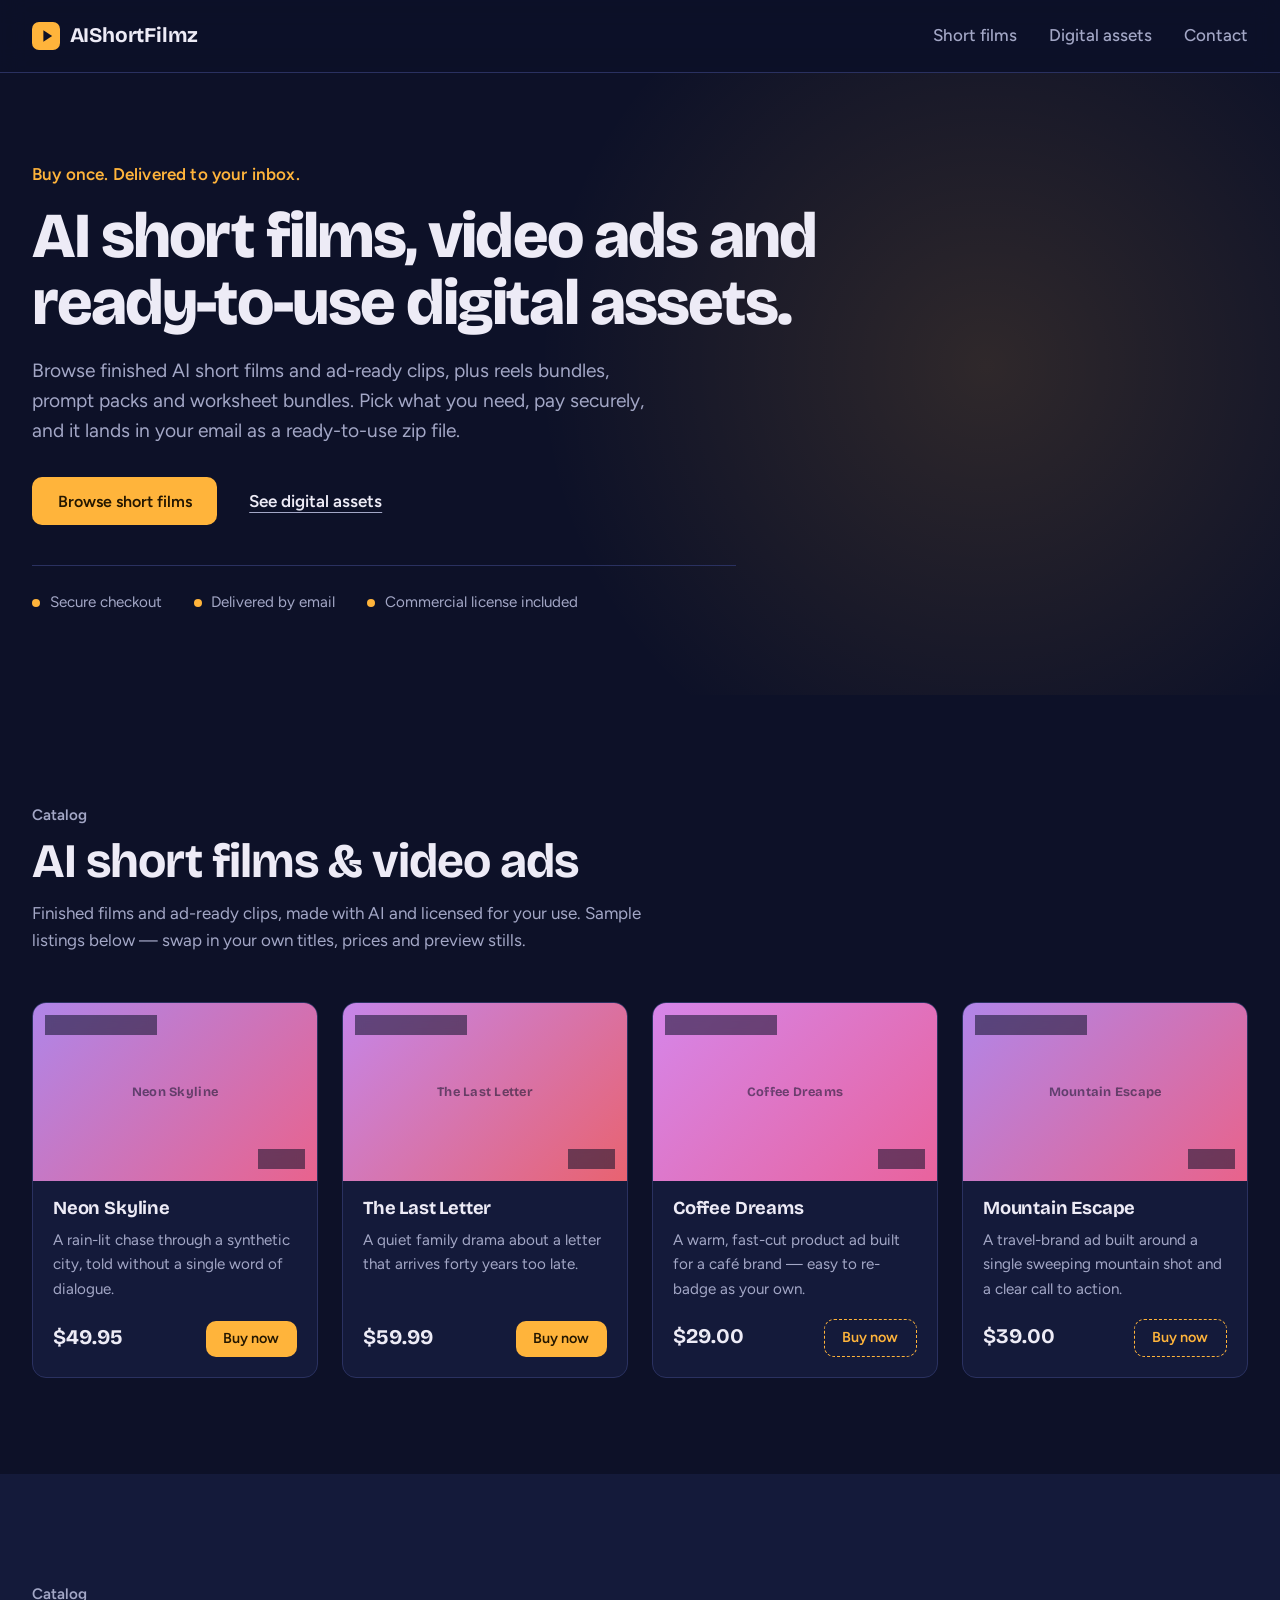
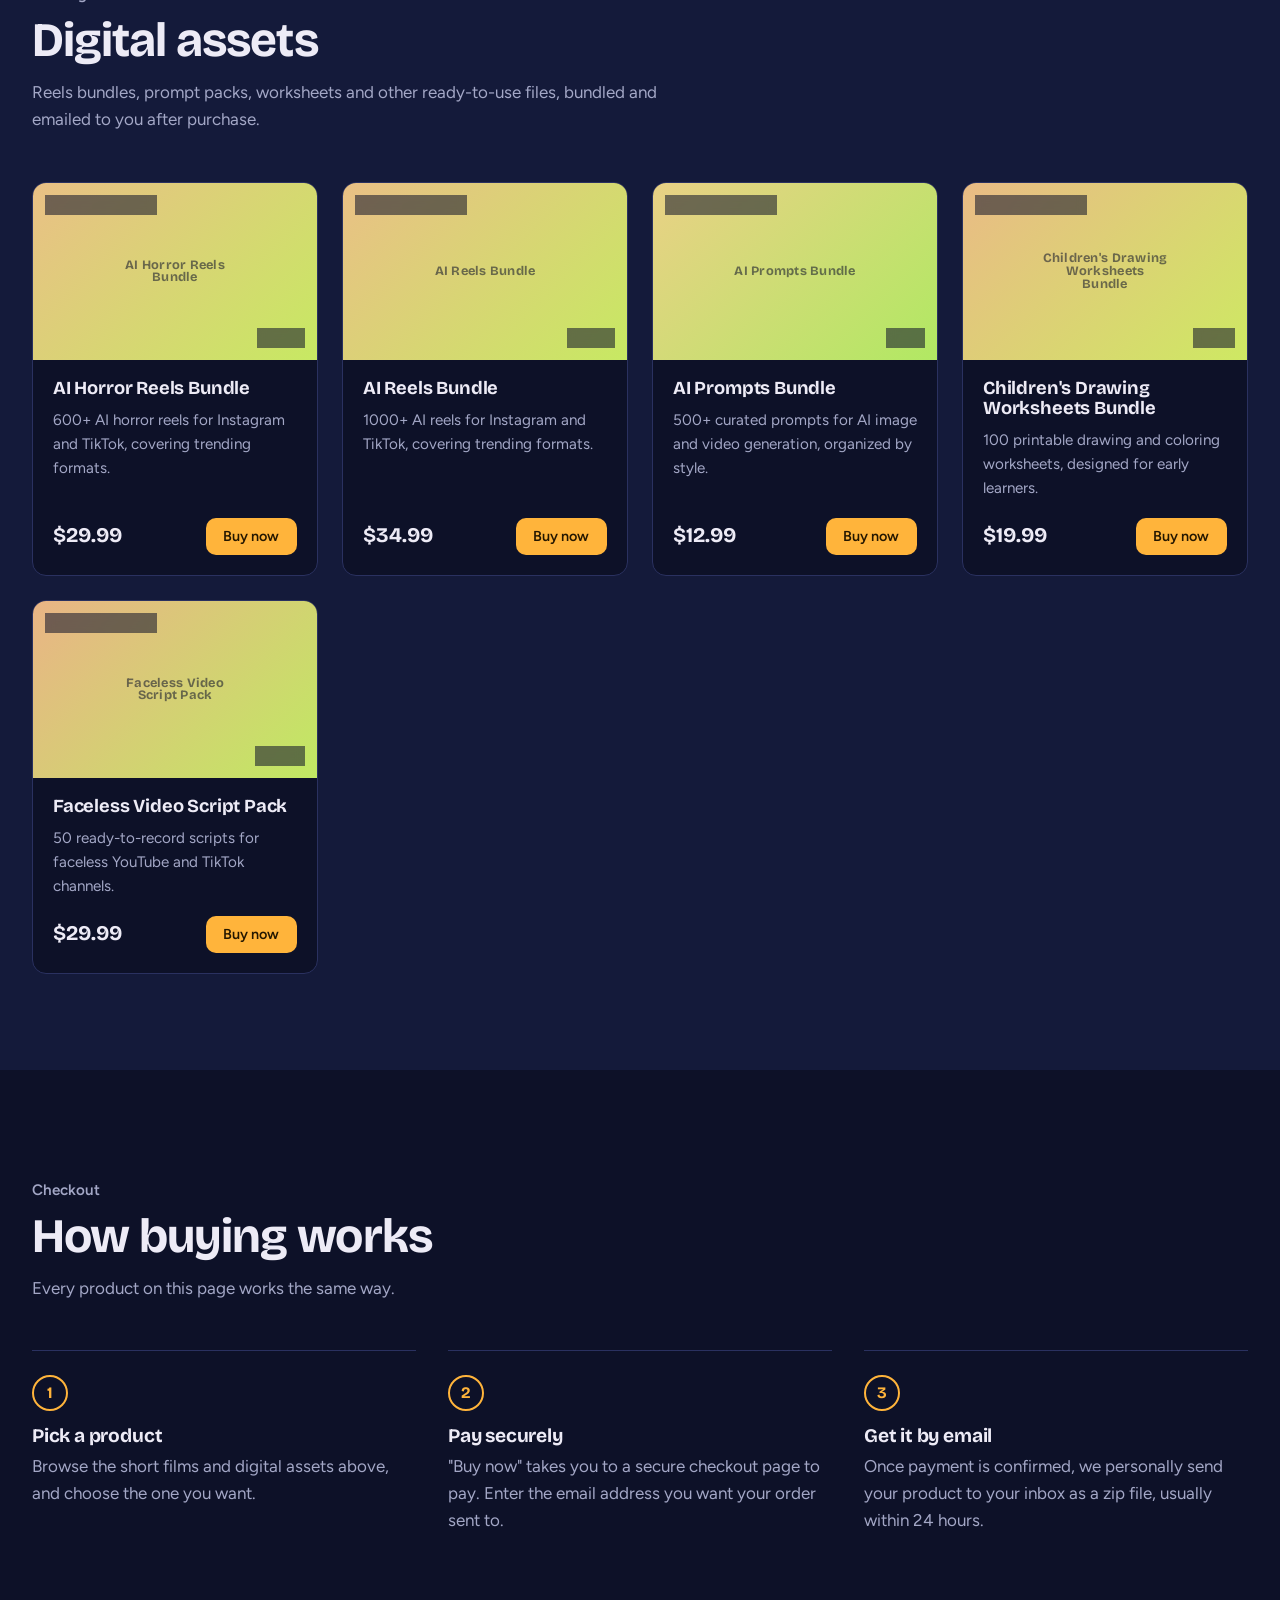
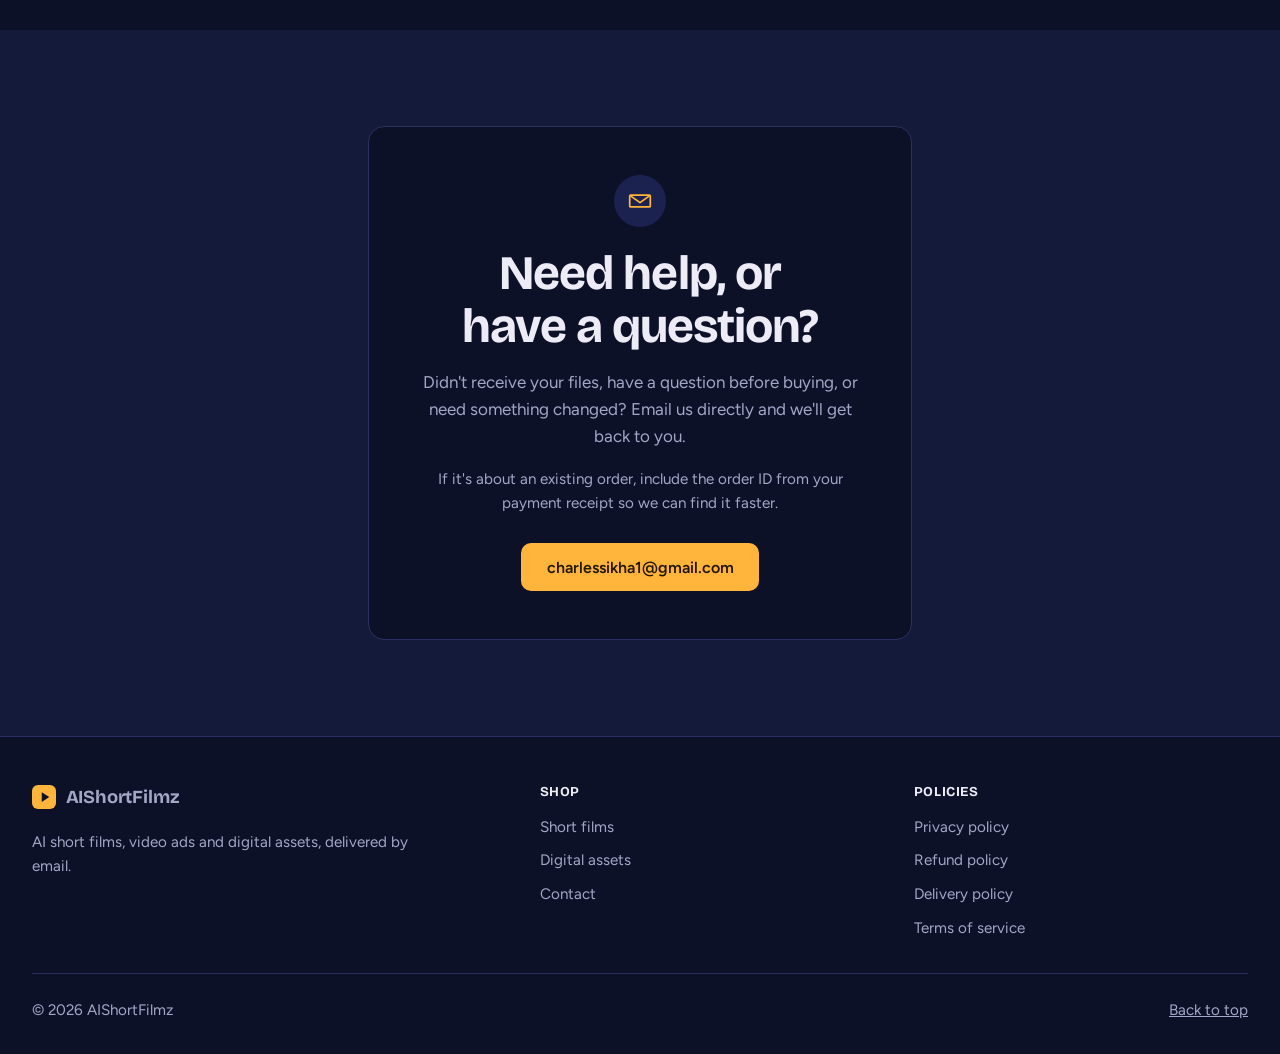
<file: index.html>
<!DOCTYPE html>
<html lang="en">
<head>
  <meta charset="utf-8">
  <meta name="viewport" content="width=device-width, initial-scale=1">
  <title>AIShortFilmz | AI short films &amp; digital assets</title>
  <meta name="description" content="Ready-made AI short films, video ads, reels bundles, prompt packs and worksheet bundles. Buy once, delivered to your inbox.">
  <meta name="theme-color" content="#0d1128">
  <link rel="icon" href="data:image/svg+xml,%3Csvg xmlns='http://www.w3.org/2000/svg' viewBox='0 0 32 32'%3E%3Crect width='32' height='32' rx='8' fill='%23ffb43b'/%3E%3Cpath d='M13 9.5v13l10-6.5z' fill='%230d1128'/%3E%3C/svg%3E">

  <link rel="preconnect" href="https://fonts.googleapis.com">
  <link rel="preconnect" href="https://fonts.gstatic.com" crossorigin>
  <link href="https://fonts.googleapis.com/css2?family=Bricolage+Grotesque:opsz,wght@12..96,400..800&family=Figtree:wght@400..700&display=swap" rel="stylesheet">
  <link rel="stylesheet" href="styles.css">
</head>
<body id="top">
  <a class="skip-link" href="#main">Skip to content</a>

  <!-- Header -->
  <header class="site-header">
    <div class="container header-inner">
      <a class="brand" href="index.html" aria-label="AIShortFilmz, reload the site">
        <svg class="brand-mark" width="28" height="28" viewBox="0 0 32 32" aria-hidden="true" focusable="false">
          <rect width="32" height="32" rx="8"/>
          <path d="M13 9.5v13l10-6.5z"/>
        </svg>
        <span>AIShortFilmz</span>
      </a>

      <button class="nav-toggle" type="button" aria-expanded="false" aria-controls="site-nav">
        <span class="sr-only">Menu</span>
        <span class="nav-toggle-bars" aria-hidden="true"></span>
      </button>

      <nav class="site-nav" id="site-nav" aria-label="Main">
        <ul>
          <li><a href="#films">Short films</a></li>
          <li><a href="#assets">Digital assets</a></li>
          <li><a href="#contact">Contact</a></li>
        </ul>
      </nav>
    </div>
  </header>

  <main id="main">
    <!-- Hero -->
    <section class="hero">
      <div class="container">
        <p class="hero-eyebrow" data-enter style="--i:0">Buy once. Delivered to your inbox.</p>
        <h1 class="hero-title" data-enter style="--i:1">AI short films, video ads and ready-to-use digital assets.</h1>
        <p class="hero-lead" data-enter style="--i:2">
          Browse finished AI short films and ad-ready clips, plus reels bundles, prompt packs and worksheet bundles. Pick what you need, pay securely, and it lands in your email as a ready-to-use zip file.
        </p>
        <div class="hero-actions" data-enter style="--i:3">
          <a class="btn" href="#films">Browse short films</a>
          <a class="text-link" href="#assets">See digital assets</a>
        </div>
        <ul class="hero-trust" data-enter style="--i:4">
          <li>Secure checkout</li>
          <li>Delivered by email</li>
          <li>Commercial license included</li>
        </ul>
      </div>
    </section>

    <!-- AI Short Films -->
    <section class="section" id="films">
      <div class="container">
        <div class="section-head">
          <p class="section-eyebrow">Catalog</p>
          <h2>AI short films &amp; video ads</h2>
          <p>Finished films and ad-ready clips, made with AI and licensed for your use. Sample listings below &mdash; swap in your own titles, prices and preview stills.</p>
        </div>
        <div class="product-grid" id="films-grid"></div>
      </div>
    </section>

    <!-- Digital assets -->
    <section class="section section-alt" id="assets">
      <div class="container">
        <div class="section-head">
          <p class="section-eyebrow">Catalog</p>
          <h2>Digital assets</h2>
          <p>Reels bundles, prompt packs, worksheets and other ready-to-use files, bundled and emailed to you after purchase.</p>
        </div>
        <div class="product-grid" id="assets-grid"></div>
      </div>
    </section>

    <!-- How it works -->
    <section class="section" id="how">
      <div class="container">
        <div class="section-head">
          <p class="section-eyebrow">Checkout</p>
          <h2>How buying works</h2>
          <p>Every product on this page works the same way.</p>
        </div>

        <ol class="how-steps">
          <li>
            <span class="how-number" aria-hidden="true">1</span>
            <h3>Pick a product</h3>
            <p>Browse the short films and digital assets above, and choose the one you want.</p>
          </li>
          <li>
            <span class="how-number" aria-hidden="true">2</span>
            <h3>Pay securely</h3>
            <p>"Buy now" takes you to a secure checkout page to pay. Enter the email address you want your order sent to.</p>
          </li>
          <li>
            <span class="how-number" aria-hidden="true">3</span>
            <h3>Get it by email</h3>
            <p>Once payment is confirmed, we personally send your product to your inbox as a zip file, usually within 24 hours.</p>
          </li>
        </ol>
      </div>
    </section>

    <!-- Contact -->
    <section class="section section-alt" id="contact">
      <div class="container">
        <div class="contact-card">
          <span class="contact-icon" aria-hidden="true">
            <svg width="26" height="26" viewBox="0 0 24 24" fill="none" focusable="false">
              <path d="M3.5 6.5h17a1 1 0 0 1 1 1v9a1 1 0 0 1-1 1h-17a1 1 0 0 1-1-1v-9a1 1 0 0 1 1-1Z" stroke="currentColor" stroke-width="1.6"/>
              <path d="m3 7 9 6.5L21 7" stroke="currentColor" stroke-width="1.6" stroke-linecap="round" stroke-linejoin="round"/>
            </svg>
          </span>
          <h2>Need help, or have a question?</h2>
          <p>Didn't receive your files, have a question before buying, or need something changed? Email us directly and we'll get back to you.</p>
          <p class="contact-hint">If it's about an existing order, include the order ID from your payment receipt so we can find it faster.</p>
          <a class="btn contact-email" data-support-email href="mailto:charlessikha1@gmail.com">charlessikha1@gmail.com</a>
        </div>
      </div>
    </section>
  </main>

  <footer class="site-footer">
    <div class="container footer-grid">
      <div class="footer-brand">
        <a class="brand" href="index.html" aria-label="AIShortFilmz, reload the site">
          <svg class="brand-mark" width="24" height="24" viewBox="0 0 32 32" aria-hidden="true" focusable="false">
            <rect width="32" height="32" rx="8"/>
            <path d="M13 9.5v13l10-6.5z"/>
          </svg>
          <span>AIShortFilmz</span>
        </a>
        <p>AI short films, video ads and digital assets, delivered by email.</p>
      </div>

      <nav class="footer-links" aria-label="Shop">
        <h3>Shop</h3>
        <ul>
          <li><a href="#films">Short films</a></li>
          <li><a href="#assets">Digital assets</a></li>
          <li><a href="#contact">Contact</a></li>
        </ul>
      </nav>

      <nav class="footer-links" aria-label="Policies">
        <h3>Policies</h3>
        <ul>
          <li><a href="privacy-policy.html">Privacy policy</a></li>
          <li><a href="refund-policy.html">Refund policy</a></li>
          <li><a href="delivery-policy.html">Delivery policy</a></li>
          <li><a href="terms-of-service.html">Terms of service</a></li>
        </ul>
      </nav>
    </div>

    <div class="container footer-bottom">
      <p>&copy; <span id="year">2026</span> AIShortFilmz</p>
      <a href="#top" data-scroll-top>Back to top</a>
    </div>
  </footer>

  <script src="script.js" defer></script>
</body>
</html>
</file>
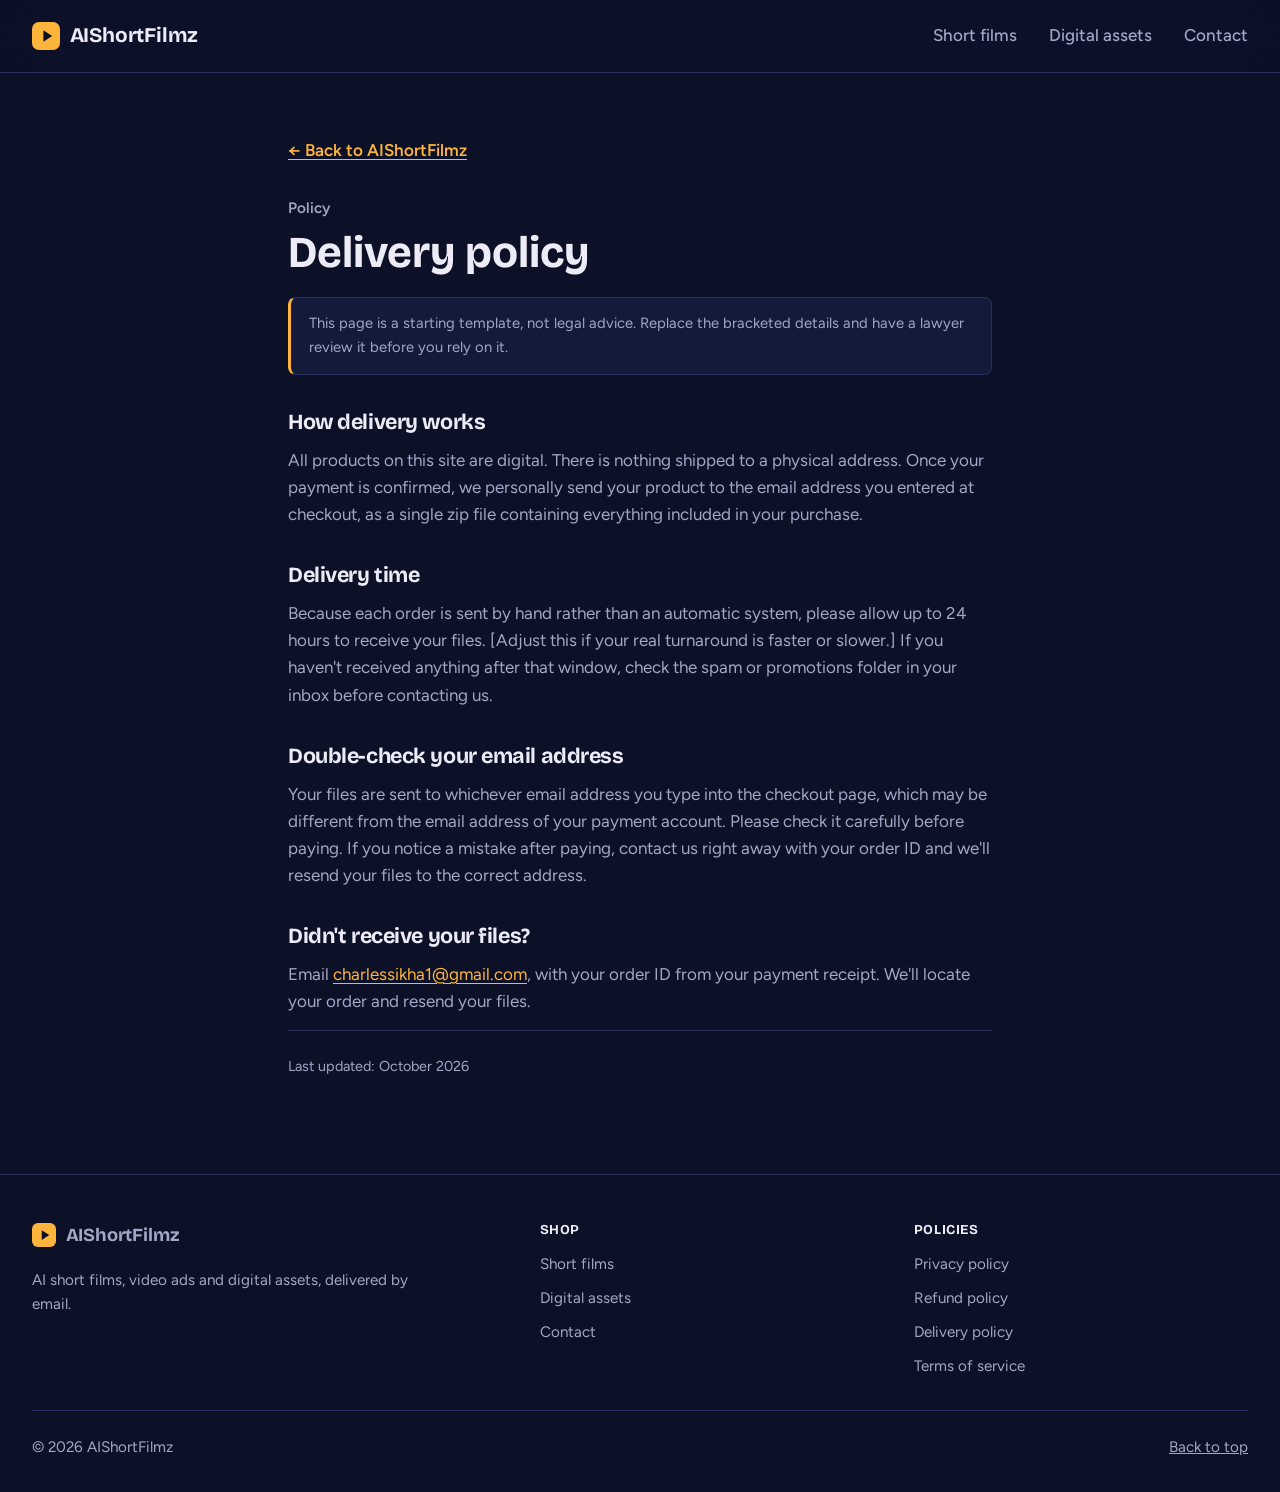
<file: delivery-policy.html>
<!DOCTYPE html>
<html lang="en">
<head>
  <meta charset="utf-8">
  <meta name="viewport" content="width=device-width, initial-scale=1">
  <title>Delivery Policy | AIShortFilmz</title>
  <meta name="description" content="How and when AIShortFilmz delivers your digital purchase.">
  <meta name="theme-color" content="#0d1128">
  <link rel="icon" href="data:image/svg+xml,%3Csvg xmlns='http://www.w3.org/2000/svg' viewBox='0 0 32 32'%3E%3Crect width='32' height='32' rx='8' fill='%23ffb43b'/%3E%3Cpath d='M13 9.5v13l10-6.5z' fill='%230d1128'/%3E%3C/svg%3E">
  <link rel="preconnect" href="https://fonts.googleapis.com">
  <link rel="preconnect" href="https://fonts.gstatic.com" crossorigin>
  <link href="https://fonts.googleapis.com/css2?family=Bricolage+Grotesque:opsz,wght@12..96,400..800&family=Figtree:wght@400..700&display=swap" rel="stylesheet">
  <link rel="stylesheet" href="styles.css">
</head>
<body id="top">
  <a class="skip-link" href="#main">Skip to content</a>

  <header class="site-header">
    <div class="container header-inner">
      <a class="brand" href="index.html" aria-label="AIShortFilmz, go to the homepage">
        <svg class="brand-mark" width="28" height="28" viewBox="0 0 32 32" aria-hidden="true" focusable="false">
          <rect width="32" height="32" rx="8"/>
          <path d="M13 9.5v13l10-6.5z"/>
        </svg>
        <span>AIShortFilmz</span>
      </a>
      <nav class="site-nav is-static" aria-label="Main">
        <ul>
          <li><a href="index.html#films">Short films</a></li>
          <li><a href="index.html#assets">Digital assets</a></li>
          <li><a href="index.html#contact">Contact</a></li>
        </ul>
      </nav>
    </div>
  </header>

  <main id="main">
    <section class="section policy-page">
      <div class="container policy-container">
        <a class="text-link back-link" href="index.html">&larr; Back to AIShortFilmz</a>
        <p class="section-eyebrow">Policy</p>

        <h1>Delivery policy</h1>
        <p class="policy-disclaimer">This page is a starting template, not legal advice. Replace the bracketed details and have a lawyer review it before you rely on it.</p>

        <h2>How delivery works</h2>
        <p>All products on this site are digital. There is nothing shipped to a physical address. Once your payment is confirmed, we personally send your product to the email address you entered at checkout, as a single zip file containing everything included in your purchase.</p>

        <h2>Delivery time</h2>
        <p>Because each order is sent by hand rather than an automatic system, please allow up to 24 hours to receive your files. [Adjust this if your real turnaround is faster or slower.] If you haven't received anything after that window, check the spam or promotions folder in your inbox before contacting us.</p>

        <h2>Double-check your email address</h2>
        <p>Your files are sent to whichever email address you type into the checkout page, which may be different from the email address of your payment account. Please check it carefully before paying. If you notice a mistake after paying, contact us right away with your order ID and we'll resend your files to the correct address.</p>

        <h2>Didn't receive your files?</h2>
        <p>Email <a href="mailto:charlessikha1@gmail.com" data-support-email>charlessikha1@gmail.com</a>, with your order ID from your payment receipt. We'll locate your order and resend your files.</p>

        <p class="policy-updated">Last updated: October 2026</p>
      </div>
    </section>
  </main>

  <footer class="site-footer">
    <div class="container footer-grid">
      <div class="footer-brand">
        <a class="brand" href="index.html" aria-label="AIShortFilmz, go to the homepage">
          <svg class="brand-mark" width="24" height="24" viewBox="0 0 32 32" aria-hidden="true" focusable="false">
            <rect width="32" height="32" rx="8"/>
            <path d="M13 9.5v13l10-6.5z"/>
          </svg>
          <span>AIShortFilmz</span>
        </a>
        <p>AI short films, video ads and digital assets, delivered by email.</p>
      </div>

      <nav class="footer-links" aria-label="Shop">
        <h3>Shop</h3>
        <ul>
          <li><a href="index.html#films">Short films</a></li>
          <li><a href="index.html#assets">Digital assets</a></li>
          <li><a href="index.html#contact">Contact</a></li>
        </ul>
      </nav>

      <nav class="footer-links" aria-label="Policies">
        <h3>Policies</h3>
        <ul>
          <li><a href="privacy-policy.html">Privacy policy</a></li>
          <li><a href="refund-policy.html">Refund policy</a></li>
          <li><a href="delivery-policy.html">Delivery policy</a></li>
          <li><a href="terms-of-service.html">Terms of service</a></li>
        </ul>
      </nav>
    </div>

    <div class="container footer-bottom">
      <p>&copy; <span id="year">2026</span> AIShortFilmz</p>
      <a href="#top" data-scroll-top>Back to top</a>
    </div>
  </footer>

  <script src="script.js" defer></script>
</body>
</html>
</file>
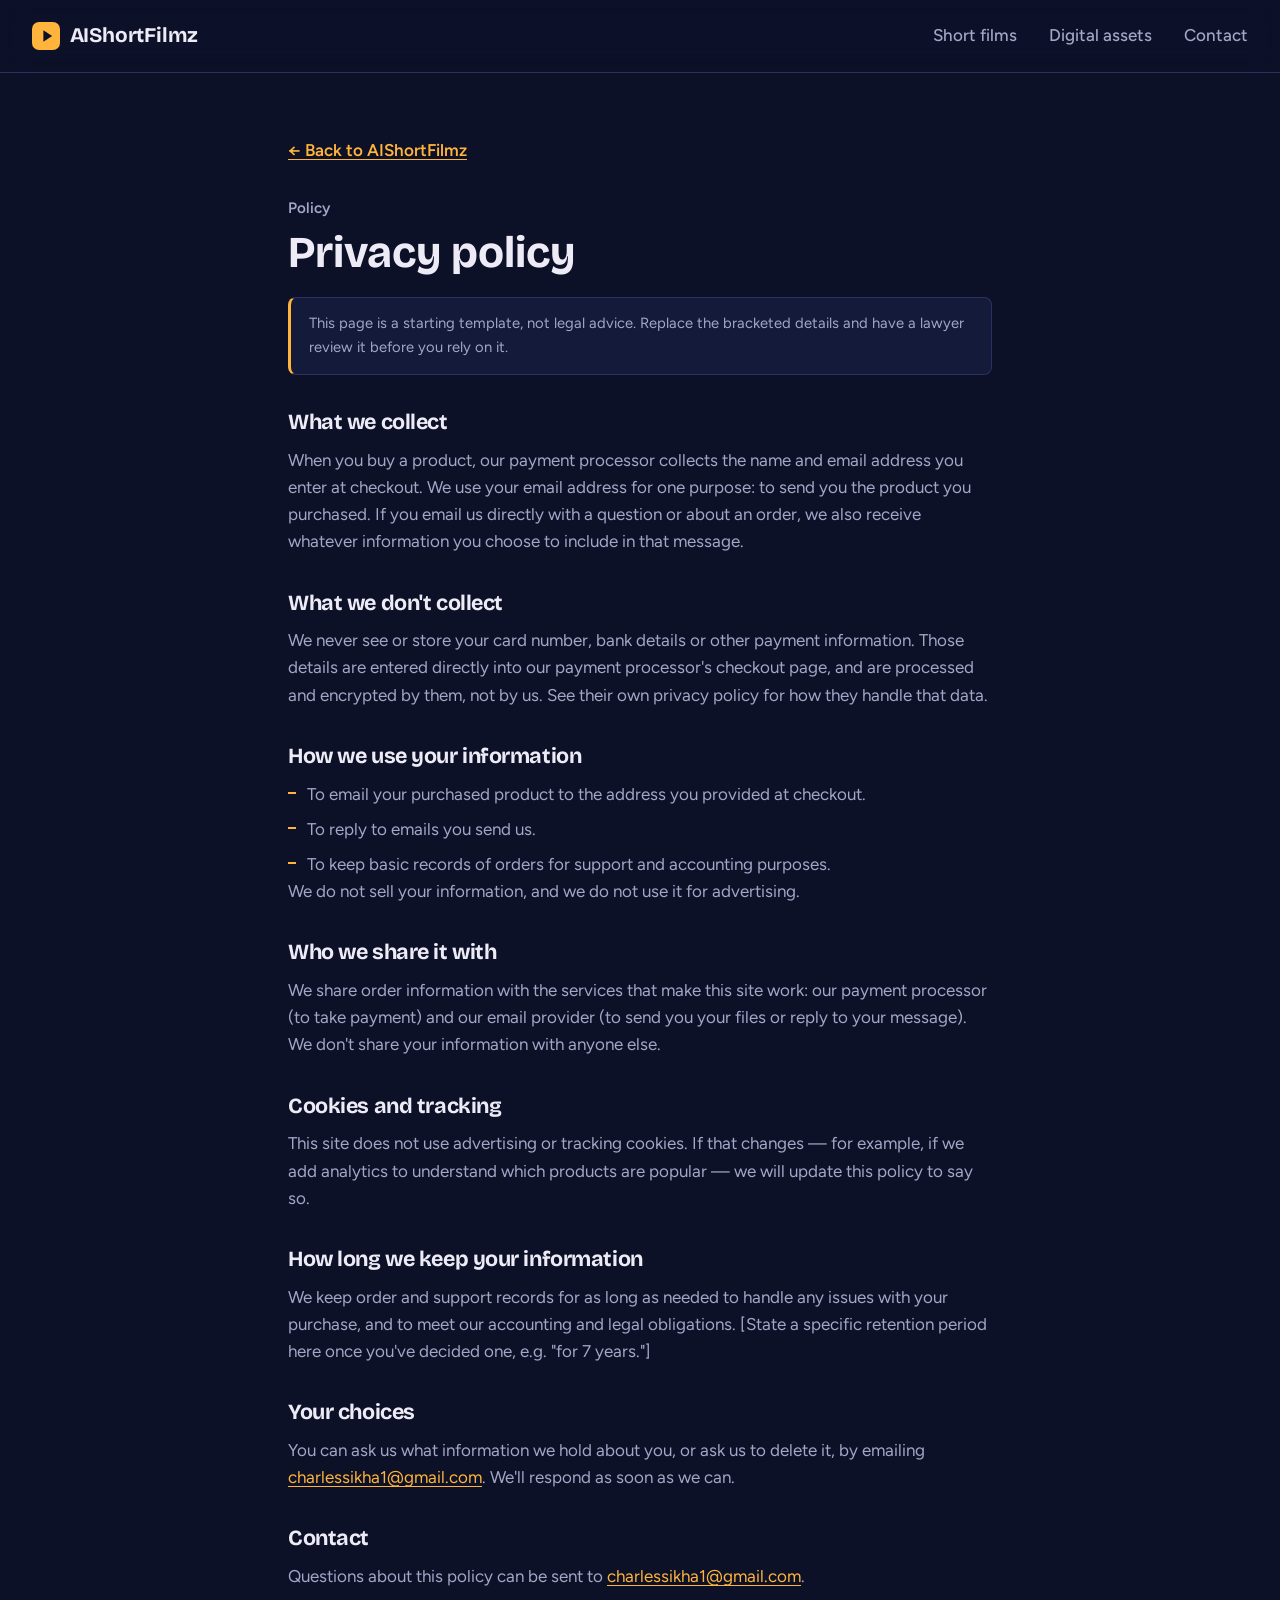
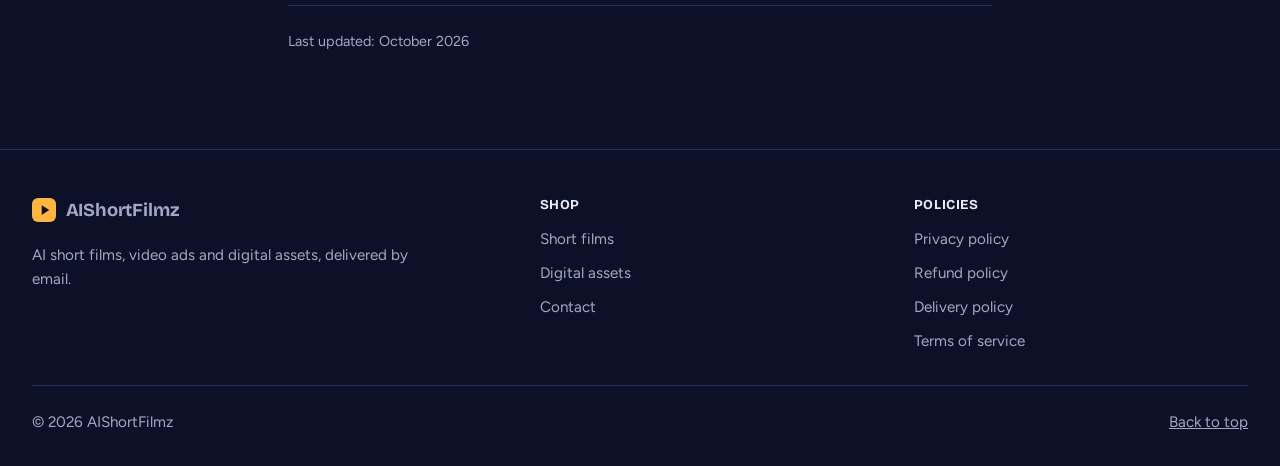
<file: privacy-policy.html>
<!DOCTYPE html>
<html lang="en">
<head>
  <meta charset="utf-8">
  <meta name="viewport" content="width=device-width, initial-scale=1">
  <title>Privacy Policy | AIShortFilmz</title>
  <meta name="description" content="How AIShortFilmz collects and uses your information.">
  <meta name="theme-color" content="#0d1128">
  <link rel="icon" href="data:image/svg+xml,%3Csvg xmlns='http://www.w3.org/2000/svg' viewBox='0 0 32 32'%3E%3Crect width='32' height='32' rx='8' fill='%23ffb43b'/%3E%3Cpath d='M13 9.5v13l10-6.5z' fill='%230d1128'/%3E%3C/svg%3E">
  <link rel="preconnect" href="https://fonts.googleapis.com">
  <link rel="preconnect" href="https://fonts.gstatic.com" crossorigin>
  <link href="https://fonts.googleapis.com/css2?family=Bricolage+Grotesque:opsz,wght@12..96,400..800&family=Figtree:wght@400..700&display=swap" rel="stylesheet">
  <link rel="stylesheet" href="styles.css">
</head>
<body id="top">
  <a class="skip-link" href="#main">Skip to content</a>

  <header class="site-header">
    <div class="container header-inner">
      <a class="brand" href="index.html" aria-label="AIShortFilmz, go to the homepage">
        <svg class="brand-mark" width="28" height="28" viewBox="0 0 32 32" aria-hidden="true" focusable="false">
          <rect width="32" height="32" rx="8"/>
          <path d="M13 9.5v13l10-6.5z"/>
        </svg>
        <span>AIShortFilmz</span>
      </a>
      <nav class="site-nav is-static" aria-label="Main">
        <ul>
          <li><a href="index.html#films">Short films</a></li>
          <li><a href="index.html#assets">Digital assets</a></li>
          <li><a href="index.html#contact">Contact</a></li>
        </ul>
      </nav>
    </div>
  </header>

  <main id="main">
    <section class="section policy-page">
      <div class="container policy-container">
        <a class="text-link back-link" href="index.html">&larr; Back to AIShortFilmz</a>
        <p class="section-eyebrow">Policy</p>

        <h1>Privacy policy</h1>
        <p class="policy-disclaimer">This page is a starting template, not legal advice. Replace the bracketed details and have a lawyer review it before you rely on it.</p>

        <h2>What we collect</h2>
        <p>When you buy a product, our payment processor collects the name and email address you enter at checkout. We use your email address for one purpose: to send you the product you purchased. If you email us directly with a question or about an order, we also receive whatever information you choose to include in that message.</p>

        <h2>What we don't collect</h2>
        <p>We never see or store your card number, bank details or other payment information. Those details are entered directly into our payment processor's checkout page, and are processed and encrypted by them, not by us. See their own privacy policy for how they handle that data.</p>

        <h2>How we use your information</h2>
        <ul>
          <li>To email your purchased product to the address you provided at checkout.</li>
          <li>To reply to emails you send us.</li>
          <li>To keep basic records of orders for support and accounting purposes.</li>
        </ul>
        <p>We do not sell your information, and we do not use it for advertising.</p>

        <h2>Who we share it with</h2>
        <p>We share order information with the services that make this site work: our payment processor (to take payment) and our email provider (to send you your files or reply to your message). We don't share your information with anyone else.</p>

        <h2>Cookies and tracking</h2>
        <p>This site does not use advertising or tracking cookies. If that changes &mdash; for example, if we add analytics to understand which products are popular &mdash; we will update this policy to say so.</p>

        <h2>How long we keep your information</h2>
        <p>We keep order and support records for as long as needed to handle any issues with your purchase, and to meet our accounting and legal obligations. [State a specific retention period here once you've decided one, e.g. "for 7 years."]</p>

        <h2>Your choices</h2>
        <p>You can ask us what information we hold about you, or ask us to delete it, by emailing <a href="mailto:charlessikha1@gmail.com" data-support-email>charlessikha1@gmail.com</a>. We'll respond as soon as we can.</p>

        <h2>Contact</h2>
        <p>Questions about this policy can be sent to <a href="mailto:charlessikha1@gmail.com" data-support-email>charlessikha1@gmail.com</a>.</p>

        <p class="policy-updated">Last updated: October 2026</p>
      </div>
    </section>
  </main>

  <footer class="site-footer">
    <div class="container footer-grid">
      <div class="footer-brand">
        <a class="brand" href="index.html" aria-label="AIShortFilmz, go to the homepage">
          <svg class="brand-mark" width="24" height="24" viewBox="0 0 32 32" aria-hidden="true" focusable="false">
            <rect width="32" height="32" rx="8"/>
            <path d="M13 9.5v13l10-6.5z"/>
          </svg>
          <span>AIShortFilmz</span>
        </a>
        <p>AI short films, video ads and digital assets, delivered by email.</p>
      </div>

      <nav class="footer-links" aria-label="Shop">
        <h3>Shop</h3>
        <ul>
          <li><a href="index.html#films">Short films</a></li>
          <li><a href="index.html#assets">Digital assets</a></li>
          <li><a href="index.html#contact">Contact</a></li>
        </ul>
      </nav>

      <nav class="footer-links" aria-label="Policies">
        <h3>Policies</h3>
        <ul>
          <li><a href="privacy-policy.html">Privacy policy</a></li>
          <li><a href="refund-policy.html">Refund policy</a></li>
          <li><a href="delivery-policy.html">Delivery policy</a></li>
          <li><a href="terms-of-service.html">Terms of service</a></li>
        </ul>
      </nav>
    </div>

    <div class="container footer-bottom">
      <p>&copy; <span id="year">2026</span> AIShortFilmz</p>
      <a href="#top" data-scroll-top>Back to top</a>
    </div>
  </footer>

  <script src="script.js" defer></script>
</body>
</html>
</file>
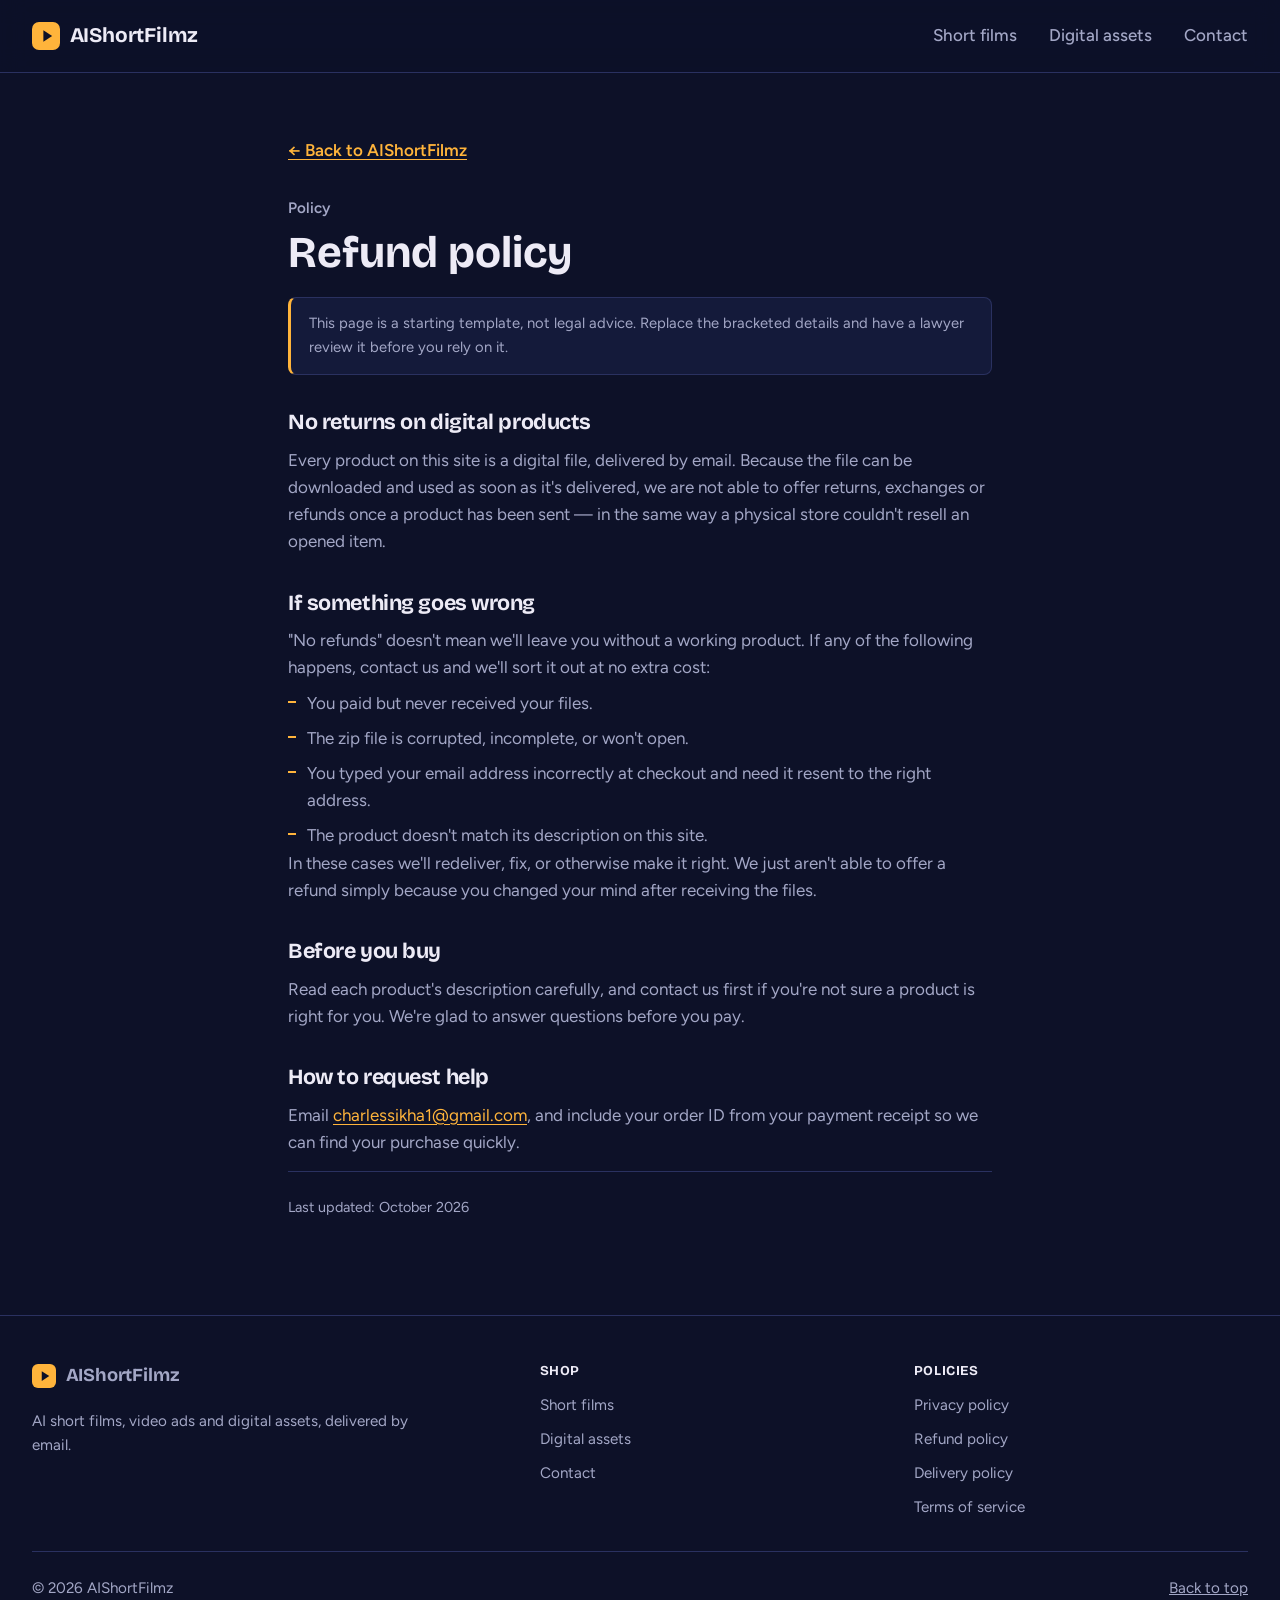
<file: refund-policy.html>
<!DOCTYPE html>
<html lang="en">
<head>
  <meta charset="utf-8">
  <meta name="viewport" content="width=device-width, initial-scale=1">
  <title>Refund Policy | AIShortFilmz</title>
  <meta name="description" content="AIShortFilmz refund policy for digital products.">
  <meta name="theme-color" content="#0d1128">
  <link rel="icon" href="data:image/svg+xml,%3Csvg xmlns='http://www.w3.org/2000/svg' viewBox='0 0 32 32'%3E%3Crect width='32' height='32' rx='8' fill='%23ffb43b'/%3E%3Cpath d='M13 9.5v13l10-6.5z' fill='%230d1128'/%3E%3C/svg%3E">
  <link rel="preconnect" href="https://fonts.googleapis.com">
  <link rel="preconnect" href="https://fonts.gstatic.com" crossorigin>
  <link href="https://fonts.googleapis.com/css2?family=Bricolage+Grotesque:opsz,wght@12..96,400..800&family=Figtree:wght@400..700&display=swap" rel="stylesheet">
  <link rel="stylesheet" href="styles.css">
</head>
<body id="top">
  <a class="skip-link" href="#main">Skip to content</a>

  <header class="site-header">
    <div class="container header-inner">
      <a class="brand" href="index.html" aria-label="AIShortFilmz, go to the homepage">
        <svg class="brand-mark" width="28" height="28" viewBox="0 0 32 32" aria-hidden="true" focusable="false">
          <rect width="32" height="32" rx="8"/>
          <path d="M13 9.5v13l10-6.5z"/>
        </svg>
        <span>AIShortFilmz</span>
      </a>
      <nav class="site-nav is-static" aria-label="Main">
        <ul>
          <li><a href="index.html#films">Short films</a></li>
          <li><a href="index.html#assets">Digital assets</a></li>
          <li><a href="index.html#contact">Contact</a></li>
        </ul>
      </nav>
    </div>
  </header>

  <main id="main">
    <section class="section policy-page">
      <div class="container policy-container">
        <a class="text-link back-link" href="index.html">&larr; Back to AIShortFilmz</a>
        <p class="section-eyebrow">Policy</p>

        <h1>Refund policy</h1>
        <p class="policy-disclaimer">This page is a starting template, not legal advice. Replace the bracketed details and have a lawyer review it before you rely on it.</p>

        <h2>No returns on digital products</h2>
        <p>Every product on this site is a digital file, delivered by email. Because the file can be downloaded and used as soon as it's delivered, we are not able to offer returns, exchanges or refunds once a product has been sent &mdash; in the same way a physical store couldn't resell an opened item.</p>

        <h2>If something goes wrong</h2>
        <p>"No refunds" doesn't mean we'll leave you without a working product. If any of the following happens, contact us and we'll sort it out at no extra cost:</p>
        <ul>
          <li>You paid but never received your files.</li>
          <li>The zip file is corrupted, incomplete, or won't open.</li>
          <li>You typed your email address incorrectly at checkout and need it resent to the right address.</li>
          <li>The product doesn't match its description on this site.</li>
        </ul>
        <p>In these cases we'll redeliver, fix, or otherwise make it right. We just aren't able to offer a refund simply because you changed your mind after receiving the files.</p>

        <h2>Before you buy</h2>
        <p>Read each product's description carefully, and contact us first if you're not sure a product is right for you. We're glad to answer questions before you pay.</p>

        <h2>How to request help</h2>
        <p>Email <a href="mailto:charlessikha1@gmail.com" data-support-email>charlessikha1@gmail.com</a>, and include your order ID from your payment receipt so we can find your purchase quickly.</p>

        <p class="policy-updated">Last updated: October 2026</p>
      </div>
    </section>
  </main>

  <footer class="site-footer">
    <div class="container footer-grid">
      <div class="footer-brand">
        <a class="brand" href="index.html" aria-label="AIShortFilmz, go to the homepage">
          <svg class="brand-mark" width="24" height="24" viewBox="0 0 32 32" aria-hidden="true" focusable="false">
            <rect width="32" height="32" rx="8"/>
            <path d="M13 9.5v13l10-6.5z"/>
          </svg>
          <span>AIShortFilmz</span>
        </a>
        <p>AI short films, video ads and digital assets, delivered by email.</p>
      </div>

      <nav class="footer-links" aria-label="Shop">
        <h3>Shop</h3>
        <ul>
          <li><a href="index.html#films">Short films</a></li>
          <li><a href="index.html#assets">Digital assets</a></li>
          <li><a href="index.html#contact">Contact</a></li>
        </ul>
      </nav>

      <nav class="footer-links" aria-label="Policies">
        <h3>Policies</h3>
        <ul>
          <li><a href="privacy-policy.html">Privacy policy</a></li>
          <li><a href="refund-policy.html">Refund policy</a></li>
          <li><a href="delivery-policy.html">Delivery policy</a></li>
          <li><a href="terms-of-service.html">Terms of service</a></li>
        </ul>
      </nav>
    </div>

    <div class="container footer-bottom">
      <p>&copy; <span id="year">2026</span> AIShortFilmz</p>
      <a href="#top" data-scroll-top>Back to top</a>
    </div>
  </footer>

  <script src="script.js" defer></script>
</body>
</html>
</file>
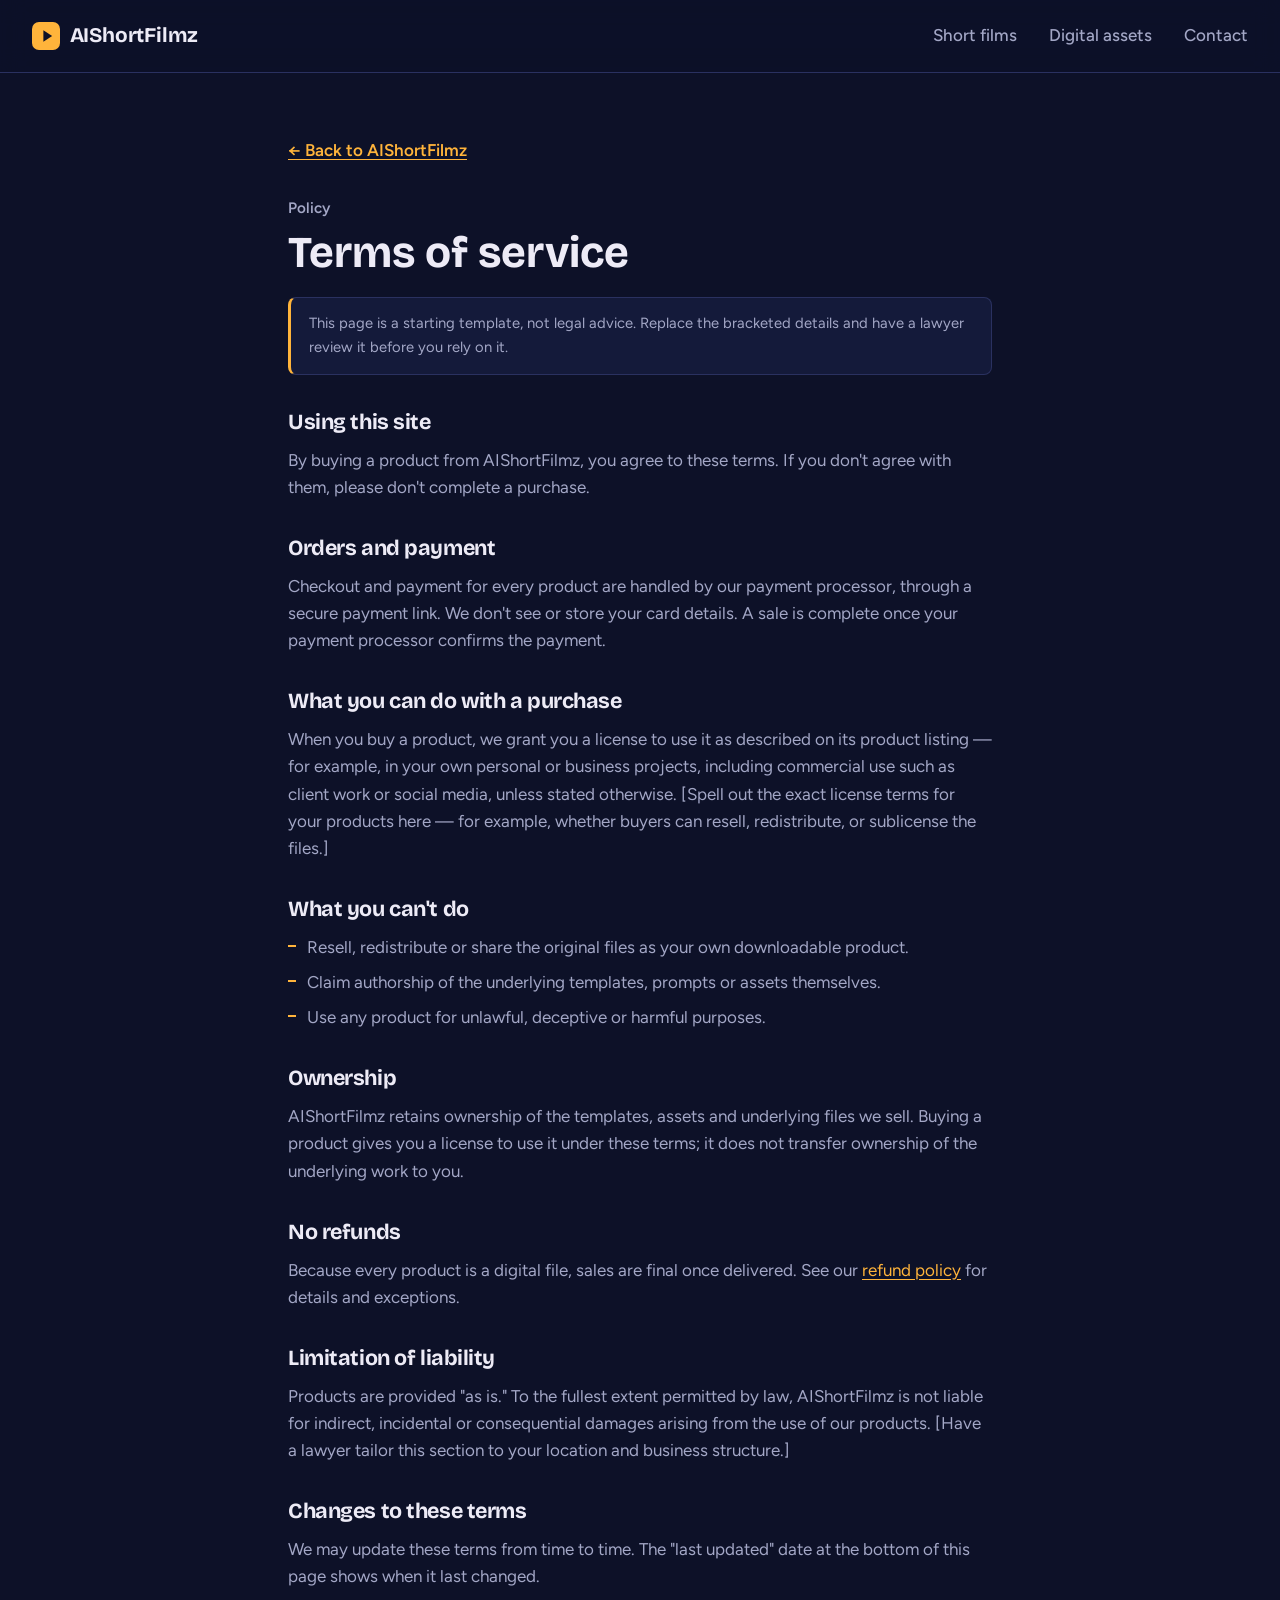
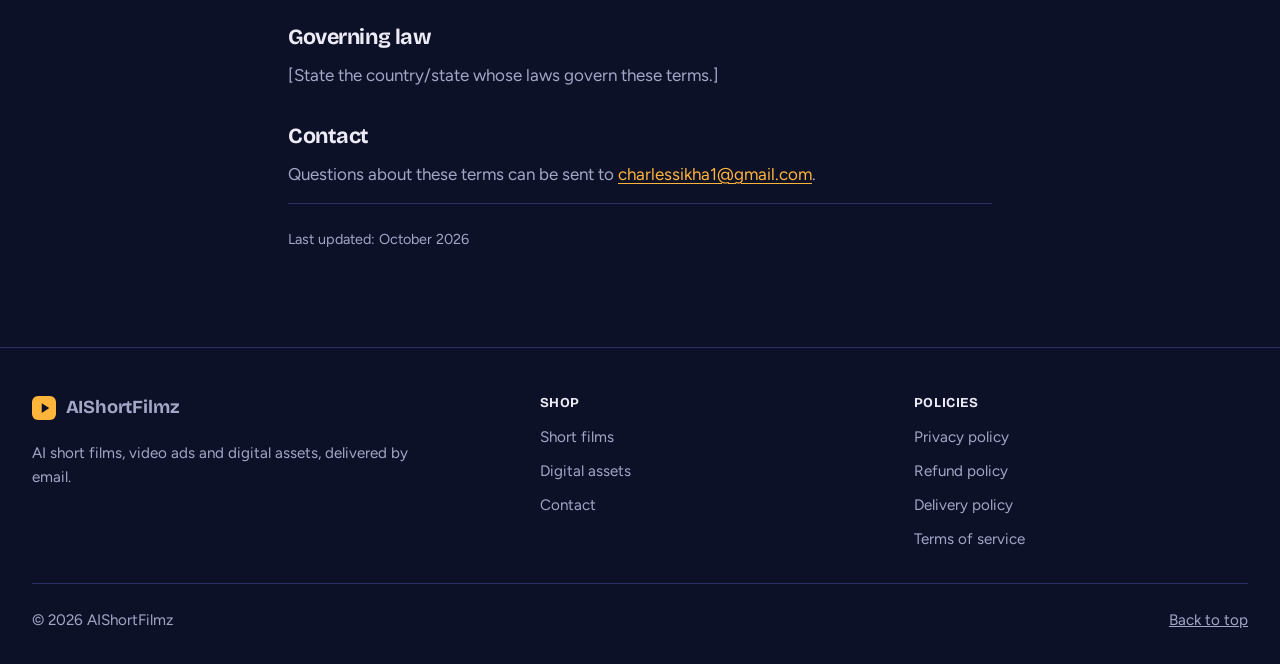
<file: terms-of-service.html>
<!DOCTYPE html>
<html lang="en">
<head>
  <meta charset="utf-8">
  <meta name="viewport" content="width=device-width, initial-scale=1">
  <title>Terms of Service | AIShortFilmz</title>
  <meta name="description" content="Terms of service for purchasing and using AIShortFilmz products.">
  <meta name="theme-color" content="#0d1128">
  <link rel="icon" href="data:image/svg+xml,%3Csvg xmlns='http://www.w3.org/2000/svg' viewBox='0 0 32 32'%3E%3Crect width='32' height='32' rx='8' fill='%23ffb43b'/%3E%3Cpath d='M13 9.5v13l10-6.5z' fill='%230d1128'/%3E%3C/svg%3E">
  <link rel="preconnect" href="https://fonts.googleapis.com">
  <link rel="preconnect" href="https://fonts.gstatic.com" crossorigin>
  <link href="https://fonts.googleapis.com/css2?family=Bricolage+Grotesque:opsz,wght@12..96,400..800&family=Figtree:wght@400..700&display=swap" rel="stylesheet">
  <link rel="stylesheet" href="styles.css">
</head>
<body id="top">
  <a class="skip-link" href="#main">Skip to content</a>

  <header class="site-header">
    <div class="container header-inner">
      <a class="brand" href="index.html" aria-label="AIShortFilmz, go to the homepage">
        <svg class="brand-mark" width="28" height="28" viewBox="0 0 32 32" aria-hidden="true" focusable="false">
          <rect width="32" height="32" rx="8"/>
          <path d="M13 9.5v13l10-6.5z"/>
        </svg>
        <span>AIShortFilmz</span>
      </a>
      <nav class="site-nav is-static" aria-label="Main">
        <ul>
          <li><a href="index.html#films">Short films</a></li>
          <li><a href="index.html#assets">Digital assets</a></li>
          <li><a href="index.html#contact">Contact</a></li>
        </ul>
      </nav>
    </div>
  </header>

  <main id="main">
    <section class="section policy-page">
      <div class="container policy-container">
        <a class="text-link back-link" href="index.html">&larr; Back to AIShortFilmz</a>
        <p class="section-eyebrow">Policy</p>

        <h1>Terms of service</h1>
        <p class="policy-disclaimer">This page is a starting template, not legal advice. Replace the bracketed details and have a lawyer review it before you rely on it.</p>

        <h2>Using this site</h2>
        <p>By buying a product from AIShortFilmz, you agree to these terms. If you don't agree with them, please don't complete a purchase.</p>

        <h2>Orders and payment</h2>
        <p>Checkout and payment for every product are handled by our payment processor, through a secure payment link. We don't see or store your card details. A sale is complete once your payment processor confirms the payment.</p>

        <h2>What you can do with a purchase</h2>
        <p>When you buy a product, we grant you a license to use it as described on its product listing &mdash; for example, in your own personal or business projects, including commercial use such as client work or social media, unless stated otherwise. [Spell out the exact license terms for your products here &mdash; for example, whether buyers can resell, redistribute, or sublicense the files.]</p>

        <h2>What you can't do</h2>
        <ul>
          <li>Resell, redistribute or share the original files as your own downloadable product.</li>
          <li>Claim authorship of the underlying templates, prompts or assets themselves.</li>
          <li>Use any product for unlawful, deceptive or harmful purposes.</li>
        </ul>

        <h2>Ownership</h2>
        <p>AIShortFilmz retains ownership of the templates, assets and underlying files we sell. Buying a product gives you a license to use it under these terms; it does not transfer ownership of the underlying work to you.</p>

        <h2>No refunds</h2>
        <p>Because every product is a digital file, sales are final once delivered. See our <a href="refund-policy.html">refund policy</a> for details and exceptions.</p>

        <h2>Limitation of liability</h2>
        <p>Products are provided "as is." To the fullest extent permitted by law, AIShortFilmz is not liable for indirect, incidental or consequential damages arising from the use of our products. [Have a lawyer tailor this section to your location and business structure.]</p>

        <h2>Changes to these terms</h2>
        <p>We may update these terms from time to time. The "last updated" date at the bottom of this page shows when it last changed.</p>

        <h2>Governing law</h2>
        <p>[State the country/state whose laws govern these terms.]</p>

        <h2>Contact</h2>
        <p>Questions about these terms can be sent to <a href="mailto:charlessikha1@gmail.com" data-support-email>charlessikha1@gmail.com</a>.</p>

        <p class="policy-updated">Last updated: October 2026</p>
      </div>
    </section>
  </main>

  <footer class="site-footer">
    <div class="container footer-grid">
      <div class="footer-brand">
        <a class="brand" href="index.html" aria-label="AIShortFilmz, go to the homepage">
          <svg class="brand-mark" width="24" height="24" viewBox="0 0 32 32" aria-hidden="true" focusable="false">
            <rect width="32" height="32" rx="8"/>
            <path d="M13 9.5v13l10-6.5z"/>
          </svg>
          <span>AIShortFilmz</span>
        </a>
        <p>AI short films, video ads and digital assets, delivered by email.</p>
      </div>

      <nav class="footer-links" aria-label="Shop">
        <h3>Shop</h3>
        <ul>
          <li><a href="index.html#films">Short films</a></li>
          <li><a href="index.html#assets">Digital assets</a></li>
          <li><a href="index.html#contact">Contact</a></li>
        </ul>
      </nav>

      <nav class="footer-links" aria-label="Policies">
        <h3>Policies</h3>
        <ul>
          <li><a href="privacy-policy.html">Privacy policy</a></li>
          <li><a href="refund-policy.html">Refund policy</a></li>
          <li><a href="delivery-policy.html">Delivery policy</a></li>
          <li><a href="terms-of-service.html">Terms of service</a></li>
        </ul>
      </nav>
    </div>

    <div class="container footer-bottom">
      <p>&copy; <span id="year">2026</span> AIShortFilmz</p>
      <a href="#top" data-scroll-top>Back to top</a>
    </div>
  </footer>

  <script src="script.js" defer></script>
</body>
</html>
</file>
<file: styles.css>
/* ==========================================================================
   AIShortFilmz — storefront with payment-link checkout
   Tokens > Base > Header > Hero > Products > How it works
   > Contact form > Footer > Policy pages > Motion
   ========================================================================== */

/* ---------- Tokens ---------- */
:root {
  --ink: #0d1128;
  --ink-2: #141a3a;
  --ink-3: #1b2250;
  --line: #2a3160;
  --field-border: #59629f;
  --text: #edebf6;
  --muted: #a3a7c6;
  --amber: #ffb43b;
  --amber-hover: #ffc566;
  --amber-ink: #241700;
  --danger: #ff9a9a;
  --ok: #8fe2b0;

  --font-display: "Bricolage Grotesque", "Helvetica Neue", Arial, sans-serif;
  --font-body: "Figtree", system-ui, -apple-system, "Segoe UI", sans-serif;

  --header-h: 4.5rem;
  --container: 76rem;
  --radius: 10px;
}

/* ---------- Base ---------- */
*,
*::before,
*::after {
  box-sizing: border-box;
}

html {
  scroll-behavior: smooth;
  -webkit-text-size-adjust: 100%;
}

body {
  margin: 0;
  background: var(--ink);
  color: var(--text);
  font-family: var(--font-body);
  font-size: 1.0625rem;
  line-height: 1.6;
  -webkit-font-smoothing: antialiased;
}

h1,
h2,
h3 {
  margin: 0;
  font-family: var(--font-display);
  line-height: 1.1;
  text-wrap: balance;
}

h2 {
  font-size: clamp(2rem, 4.5vw, 3rem);
  font-weight: 700;
  letter-spacing: -0.02em;
}

h3 {
  font-size: 1.2rem;
  font-weight: 700;
  letter-spacing: -0.01em;
}

p {
  margin: 0;
  max-width: 60ch;
}

ul,
ol {
  margin: 0;
  padding: 0;
  list-style: none;
}

a {
  color: inherit;
}

section[id] {
  scroll-margin-top: var(--header-h);
}

:focus-visible {
  outline: 2px solid var(--amber);
  outline-offset: 3px;
}

.container {
  width: min(100% - 2.5rem, var(--container));
  margin-inline: auto;
}

.sr-only {
  position: absolute;
  width: 1px;
  height: 1px;
  margin: -1px;
  padding: 0;
  overflow: hidden;
  clip: rect(0 0 0 0);
  white-space: nowrap;
  border: 0;
}

.skip-link {
  position: absolute;
  left: 1rem;
  top: -4rem;
  z-index: 100;
  padding: 0.6rem 1rem;
  background: var(--amber);
  color: var(--amber-ink);
  font-weight: 600;
  border-radius: 8px;
}

.skip-link:focus {
  top: 1rem;
}

/* ---------- Buttons and links ---------- */
.btn {
  display: inline-flex;
  align-items: center;
  justify-content: center;
  gap: 0.5rem;
  padding: 0.9rem 1.6rem;
  border: 0;
  border-radius: var(--radius);
  background: var(--amber);
  color: var(--amber-ink);
  font: 600 1rem/1.2 var(--font-body);
  text-decoration: none;
  cursor: pointer;
  transition: background-color 0.2s ease;
}

.btn:hover {
  background: var(--amber-hover);
}

.btn:disabled {
  opacity: 0.6;
  cursor: progress;
}

.btn-block {
  width: 100%;
}

.text-link {
  font-weight: 600;
  text-decoration: underline;
  text-decoration-color: var(--muted);
  text-underline-offset: 0.3em;
  transition: color 0.2s ease, text-decoration-color 0.2s ease;
}

.text-link:hover {
  color: var(--amber);
  text-decoration-color: var(--amber);
}

/* ---------- Header ---------- */
.site-header {
  position: sticky;
  top: 0;
  z-index: 50;
  background: rgba(13, 17, 40, 0.85);
  -webkit-backdrop-filter: blur(12px);
  backdrop-filter: blur(12px);
  border-bottom: 1px solid var(--line);
}

.header-inner {
  display: flex;
  align-items: center;
  gap: 1rem;
  height: var(--header-h);
}

.brand {
  display: inline-flex;
  align-items: center;
  gap: 0.6rem;
  margin-right: auto;
  font: 700 1.3rem/1 var(--font-display);
  letter-spacing: -0.01em;
  text-decoration: none;
}

.brand-mark rect {
  fill: var(--amber);
}

.brand-mark path {
  fill: var(--ink);
}

.nav-toggle {
  display: inline-grid;
  place-items: center;
  width: 44px;
  height: 44px;
  background: none;
  border: 1px solid var(--line);
  border-radius: 8px;
  color: var(--text);
  cursor: pointer;
}

.nav-toggle-bars,
.nav-toggle-bars::before,
.nav-toggle-bars::after {
  width: 18px;
  height: 2px;
  background: currentColor;
  border-radius: 2px;
  transition: transform 0.2s ease, background-color 0.2s ease;
}

.nav-toggle-bars {
  position: relative;
}

.nav-toggle-bars::before,
.nav-toggle-bars::after {
  content: "";
  position: absolute;
  left: 0;
}

.nav-toggle-bars::before {
  top: -6px;
}

.nav-toggle-bars::after {
  top: 6px;
}

.nav-toggle[aria-expanded="true"] .nav-toggle-bars {
  background: transparent;
}

.nav-toggle[aria-expanded="true"] .nav-toggle-bars::before {
  top: 0;
  transform: rotate(45deg);
}

.nav-toggle[aria-expanded="true"] .nav-toggle-bars::after {
  top: 0;
  transform: rotate(-45deg);
}

.site-nav {
  display: none;
  position: absolute;
  top: var(--header-h);
  left: 0;
  right: 0;
  padding: 0.75rem 1.25rem 1.5rem;
  background: var(--ink);
  border-bottom: 1px solid var(--line);
}

.site-nav.is-open,
.site-nav.is-static {
  display: block;
}

.site-nav ul {
  display: flex;
  flex-direction: column;
  gap: 0.25rem;
}

.site-nav a {
  display: block;
  padding: 0.75rem 0;
  color: var(--muted);
  font-weight: 500;
  text-decoration: none;
}

.site-nav a:hover {
  color: var(--text);
}

@media (min-width: 760px) {
  .nav-toggle {
    display: none;
  }

  .site-nav {
    display: block;
    position: static;
    padding: 0;
    background: none;
    border: 0;
  }

  .site-nav ul {
    flex-direction: row;
    align-items: center;
    gap: 2rem;
  }

  .site-nav a {
    padding: 0.4rem 0;
  }
}

/* ---------- Hero ---------- */
.hero {
  position: relative;
  overflow: clip;
  padding-block: clamp(3rem, 8vw, 5.5rem) clamp(3.5rem, 7vw, 5rem);
}

.hero::before {
  content: "";
  position: absolute;
  top: -25%;
  right: -12%;
  width: min(70vw, 60rem);
  aspect-ratio: 1;
  background: radial-gradient(closest-side, rgba(255, 180, 59, 0.14), transparent);
  pointer-events: none;
}

.hero .container {
  position: relative;
}

.hero-eyebrow {
  color: var(--amber);
  font-weight: 600;
  letter-spacing: 0.01em;
}

.hero-title {
  max-width: 22em;
  margin-top: 0.85rem;
  font-size: clamp(2.4rem, 6vw, 4rem);
  font-weight: 800;
  line-height: 1.05;
  letter-spacing: -0.03em;
}

.hero-lead {
  max-width: 40rem;
  margin-top: 1.25rem;
  color: var(--muted);
  font-size: clamp(1.05rem, 2vw, 1.2rem);
  line-height: 1.55;
}

.hero-actions {
  display: flex;
  flex-wrap: wrap;
  align-items: center;
  gap: 1rem 2rem;
  margin-top: 2rem;
}

.hero-trust {
  display: flex;
  flex-wrap: wrap;
  gap: 0.75rem 2rem;
  margin-top: 2.5rem;
  padding-top: 1.5rem;
  border-top: 1px solid var(--line);
  max-width: 44rem;
  color: var(--muted);
  font-size: 0.95rem;
}

.hero-trust li {
  display: flex;
  align-items: center;
  gap: 0.6rem;
}

.hero-trust li::before {
  content: "";
  width: 0.5rem;
  height: 0.5rem;
  border-radius: 50%;
  background: var(--amber);
  flex-shrink: 0;
}

/* ---------- Sections ---------- */
.section {
  padding-block: clamp(3.5rem, 8vw, 6rem);
}

.section-alt {
  background: var(--ink-2);
}

.section-head {
  max-width: 42rem;
  margin-bottom: clamp(2rem, 5vw, 3rem);
}

.section-eyebrow {
  color: var(--amber);
  font-weight: 600;
  font-size: 0.95rem;
  margin-bottom: 0.5rem;
}

.section-head p {
  margin-top: 0.75rem;
  color: var(--muted);
}

/* ---------- Product grid ---------- */
.product-grid {
  display: grid;
  gap: 1.5rem;
  grid-template-columns: repeat(auto-fill, minmax(16.5rem, 1fr));
}

.product-card {
  display: flex;
  flex-direction: column;
  background: var(--ink-2);
  border: 1px solid var(--line);
  border-radius: 14px;
  overflow: hidden;
}

.section-alt .product-card {
  background: var(--ink);
}

.product-thumb {
  position: relative;
  aspect-ratio: 16 / 10;
  display: grid;
  place-items: center;
  color: rgba(13, 17, 40, 0.55);
  font: 700 0.8rem/1 var(--font-display);
  letter-spacing: 0.02em;
  text-align: center;
  padding: 1rem;
}

.product-thumb span {
  max-width: 14ch;
}

.product-badge {
  position: absolute;
  top: 0.75rem;
  left: 0.75rem;
  right: 3.5rem;
  padding: 0.25rem 0.6rem;
  background: rgba(13, 17, 40, 0.55);
  color: #fff;
  border-radius: 999px;
  font: 600 0.75rem/1 var(--font-body);
  white-space: nowrap;
  overflow: hidden;
  text-overflow: ellipsis;
  backdrop-filter: blur(4px);
}

.product-meta {
  position: absolute;
  bottom: 0.75rem;
  right: 0.75rem;
  padding: 0.25rem 0.6rem;
  background: rgba(13, 17, 40, 0.55);
  color: #fff;
  border-radius: 999px;
  font: 600 0.75rem/1 var(--font-body);
  font-variant-numeric: tabular-nums;
  backdrop-filter: blur(4px);
}

.product-body {
  display: flex;
  flex-direction: column;
  flex: 1;
  padding: 1.1rem 1.25rem 1.25rem;
  gap: 0.6rem;
}

.product-body h3 {
  font-size: 1.15rem;
}

.product-body p {
  color: var(--muted);
  font-size: 0.95rem;
  max-width: none;
}

.product-foot {
  margin-top: auto;
  display: flex;
  align-items: center;
  justify-content: space-between;
  gap: 1rem;
  padding-top: 0.5rem;
}

.product-price {
  font: 700 1.3rem/1 var(--font-display);
}

.buy-now {
  padding: 0.6rem 1.1rem;
  font-size: 0.9rem;
}

/* Visual nudge for a product whose payment link hasn't been added yet in script.js */
.buy-now[data-pending="true"] {
  background: transparent;
  color: var(--amber);
  border: 1px dashed var(--amber);
}

/* ---------- How it works ---------- */
.how-steps {
  display: grid;
  gap: 2rem;
}

.how-steps li {
  padding-top: 1.5rem;
  border-top: 1px solid var(--line);
}

.how-number {
  display: inline-grid;
  place-items: center;
  width: 2.25rem;
  height: 2.25rem;
  margin-bottom: 0.9rem;
  border: 2px solid var(--amber);
  border-radius: 50%;
  color: var(--amber);
  font: 700 1rem/1 var(--font-display);
}

.how-steps h3 {
  margin-bottom: 0.4rem;
}

.how-steps p {
  color: var(--muted);
}

@media (min-width: 760px) {
  .how-steps {
    grid-template-columns: repeat(3, 1fr);
  }
}

/* ---------- Contact ---------- */
.contact-card {
  max-width: 34rem;
  margin-inline: auto;
  padding: clamp(2rem, 5vw, 3rem);
  text-align: center;
  background: var(--ink);
  border: 1px solid var(--line);
  border-radius: 16px;
}

.contact-icon {
  display: inline-grid;
  place-items: center;
  width: 3.25rem;
  height: 3.25rem;
  margin-bottom: 1.25rem;
  background: var(--ink-3);
  border-radius: 50%;
  color: var(--amber);
}

.contact-card p {
  margin: 1rem auto 0;
  color: var(--muted);
}

.contact-card .contact-hint {
  font-size: 0.95rem;
}

.contact-email {
  margin-top: 1.75rem;
}

/* ---------- Footer ---------- */
.site-footer {
  padding-block: 3rem 2rem;
  border-top: 1px solid var(--line);
  color: var(--muted);
  font-size: 0.95rem;
}

.footer-grid {
  display: grid;
  gap: 2.5rem;
  padding-bottom: 2rem;
  border-bottom: 1px solid var(--line);
}

.footer-brand .brand {
  font-size: 1.15rem;
}

.footer-brand p {
  margin-top: 0.85rem;
  max-width: 24rem;
}

.footer-links h3 {
  font-size: 0.85rem;
  text-transform: uppercase;
  letter-spacing: 0.04em;
  color: var(--text);
  margin-bottom: 0.9rem;
}

.footer-links ul {
  display: grid;
  gap: 0.6rem;
}

.footer-links a {
  text-decoration: none;
  transition: color 0.2s ease;
}

.footer-links a:hover {
  color: var(--text);
}

.footer-bottom {
  display: flex;
  flex-wrap: wrap;
  align-items: center;
  justify-content: space-between;
  gap: 0.75rem 2rem;
  padding-top: 1.5rem;
}

.footer-bottom a:hover {
  color: var(--text);
}

@media (min-width: 760px) {
  .footer-grid {
    grid-template-columns: 1.4fr 1fr 1fr;
  }
}

/* ---------- Policy pages ---------- */
.policy-page {
  padding-block: clamp(2.5rem, 6vw, 4rem) clamp(4rem, 8vw, 6rem);
}

.policy-container {
  max-width: 44rem;
}

.back-link {
  display: inline-block;
  margin-bottom: 2rem;
}

.policy-container h1 {
  font-size: clamp(2rem, 5vw, 2.75rem);
  margin-top: 0.5rem;
}

.policy-disclaimer {
  margin-top: 1.25rem;
  padding: 0.9rem 1.1rem;
  background: var(--ink-2);
  border: 1px solid var(--line);
  border-left: 3px solid var(--amber);
  border-radius: 8px;
  color: var(--muted);
  font-size: 0.925rem;
  max-width: none;
}

.policy-container h2 {
  font-size: 1.35rem;
  margin-top: 2.25rem;
  margin-bottom: 0.75rem;
}

.policy-container p,
.policy-container li {
  color: var(--muted);
  max-width: none;
}

.policy-container p + p {
  margin-top: 0.9rem;
}

.policy-container ul {
  display: grid;
  gap: 0.5rem;
  margin-top: 0.5rem;
}

.policy-container li {
  padding-left: 1.2rem;
  position: relative;
}

.policy-container li::before {
  content: "";
  position: absolute;
  left: 0;
  top: 0.65em;
  width: 0.5rem;
  height: 2px;
  background: var(--amber);
}

.policy-container a {
  color: var(--amber);
  text-decoration: underline;
  text-underline-offset: 0.2em;
}

.policy-updated {
  margin-top: 3rem;
  padding-top: 1.5rem;
  border-top: 1px solid var(--line);
  color: var(--muted);
  font-size: 0.9rem;
}

/* ---------- Motion ---------- */
@media (prefers-reduced-motion: no-preference) {
  [data-enter] {
    opacity: 0;
    transform: translateY(14px);
    animation: enter 0.7s cubic-bezier(0.2, 0.7, 0.2, 1) forwards;
    animation-delay: calc(var(--i, 0) * 110ms + 100ms);
  }
}

@keyframes enter {
  to {
    opacity: 1;
    transform: none;
  }
}

@media (prefers-reduced-motion: reduce) {
  html {
    scroll-behavior: auto;
  }

  *,
  *::before,
  *::after {
    transition-duration: 0.01ms !important;
  }
}
</file>
